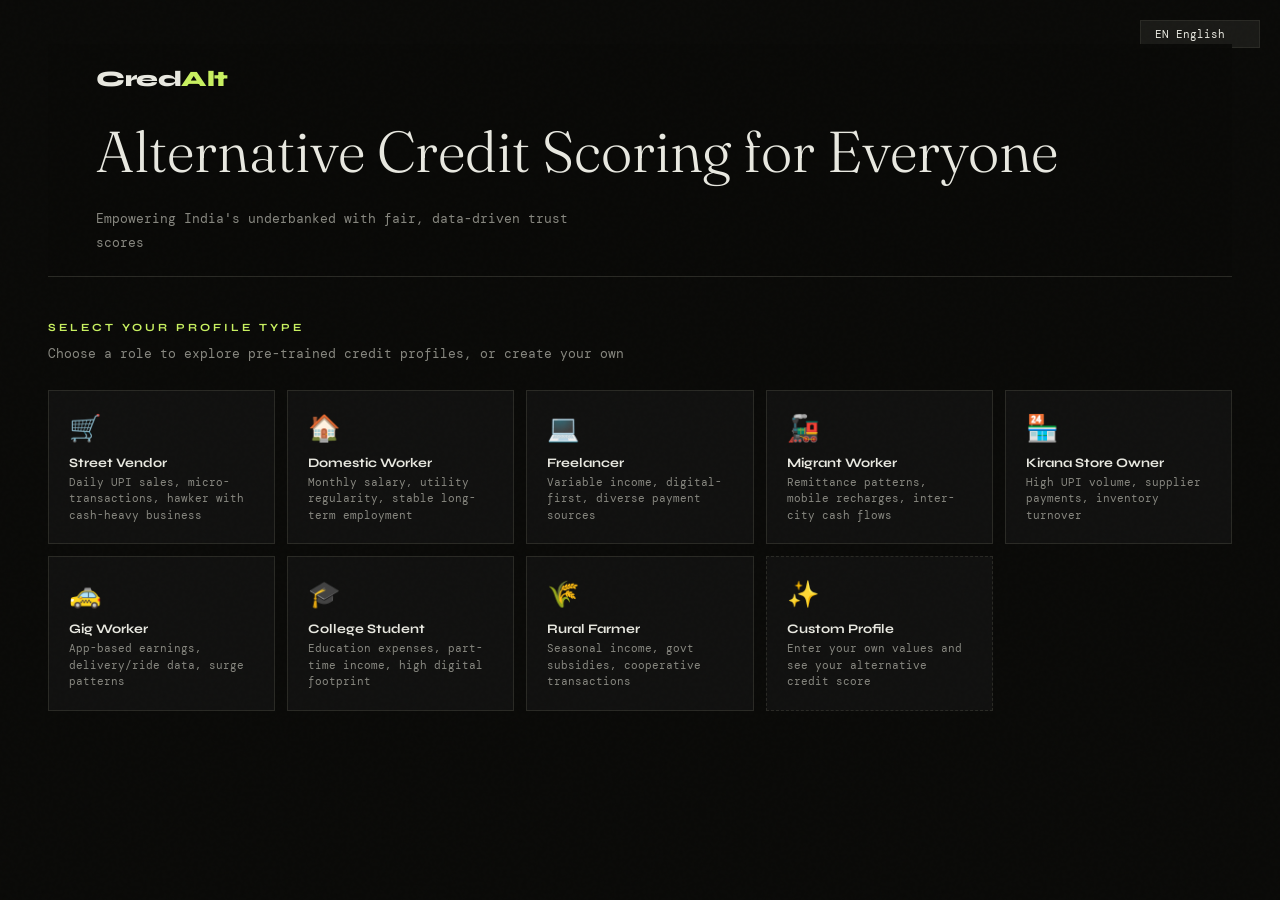
<file: Tiger/webapp/index.html>
<!DOCTYPE html>
<html lang="en">

<head>
    <meta charset="UTF-8">
    <meta name="viewport" content="width=device-width, initial-scale=1.0">
    <meta name="description" content="CredAlt - Alternative Credit Scoring Engine for India's underbanked population">
    <title>CredAlt &#8212; Alternative Credit Scoring Engine</title>
    <link rel="stylesheet" href="css/style.css">
</head>

<body>
    <div class="login-container">
        <!-- Language Switcher (top-right) -->
        <div style="position:fixed; top:20px; right:20px; z-index:100;" id="loginLangSwitcher"></div>

        <!-- Hero Header -->
        <header class="login-header">
            <div class="logo">Cred<span>Alt</span></div>
            <p class="tagline" data-i18n="tagline">Alternative Credit Scoring for Everyone</p>
            <p class="subtitle" data-i18n="subtitle">Empowering India's underbanked with fair, data-driven trust scores
            </p>
        </header>

        <!-- Section Title -->
        <div class="section-title">
            <h2 data-i18n="selectProfileType">Select Your Profile Type</h2>
            <p data-i18n="selectProfileDesc">Choose a role to explore pre-trained credit profiles, or create your own
            </p>
        </div>

        <!-- Role Selection Grid -->
        <div class="role-grid stagger" id="roleGrid">
            <div class="role-card animate-in" onclick="selectRole('street_vendor')" id="card-street_vendor">
                <span class="role-icon">&#128722;</span>
                <div class="role-name">Street Vendor</div>
                <div class="role-desc">Daily UPI sales, micro-transactions, hawker with cash-heavy business</div>
            </div>

            <div class="role-card animate-in" onclick="selectRole('domestic_worker')" id="card-domestic_worker">
                <span class="role-icon">&#127968;</span>
                <div class="role-name">Domestic Worker</div>
                <div class="role-desc">Monthly salary, utility regularity, stable long-term employment</div>
            </div>

            <div class="role-card animate-in" onclick="selectRole('freelancer')" id="card-freelancer">
                <span class="role-icon">&#128187;</span>
                <div class="role-name">Freelancer</div>
                <div class="role-desc">Variable income, digital-first, diverse payment sources</div>
            </div>

            <div class="role-card animate-in" onclick="selectRole('migrant_worker')" id="card-migrant_worker">
                <span class="role-icon">&#128642;</span>
                <div class="role-name">Migrant Worker</div>
                <div class="role-desc">Remittance patterns, mobile recharges, inter-city cash flows</div>
            </div>

            <div class="role-card animate-in" onclick="selectRole('kirana_owner')" id="card-kirana_owner">
                <span class="role-icon">&#127978;</span>
                <div class="role-name">Kirana Store Owner</div>
                <div class="role-desc">High UPI volume, supplier payments, inventory turnover</div>
            </div>

            <div class="role-card animate-in" onclick="selectRole('gig_worker')" id="card-gig_worker">
                <span class="role-icon">&#128661;</span>
                <div class="role-name">Gig Worker</div>
                <div class="role-desc">App-based earnings, delivery/ride data, surge patterns</div>
            </div>

            <div class="role-card animate-in" onclick="selectRole('student')" id="card-student">
                <span class="role-icon">&#127891;</span>
                <div class="role-name">College Student</div>
                <div class="role-desc">Education expenses, part-time income, high digital footprint</div>
            </div>

            <div class="role-card animate-in" onclick="selectRole('rural_farmer')" id="card-rural_farmer">
                <span class="role-icon">&#127806;</span>
                <div class="role-name">Rural Farmer</div>
                <div class="role-desc">Seasonal income, govt subsidies, cooperative transactions</div>
            </div>

            <!-- Custom Profile Card -->
            <div class="role-card custom-card animate-in" onclick="selectRole('custom')" id="card-custom">
                <span class="role-icon">&#10024;</span>
                <div class="role-name" data-i18n="customProfile">Custom Profile</div>
                <div class="role-desc" data-i18n="customProfileDesc">Enter your own values and see your alternative
                    credit score</div>
            </div>
        </div>
    </div>

    <script src="js/i18n.js"></script>
    <script src="js/app.js"></script>
</body>

</html>
</file>
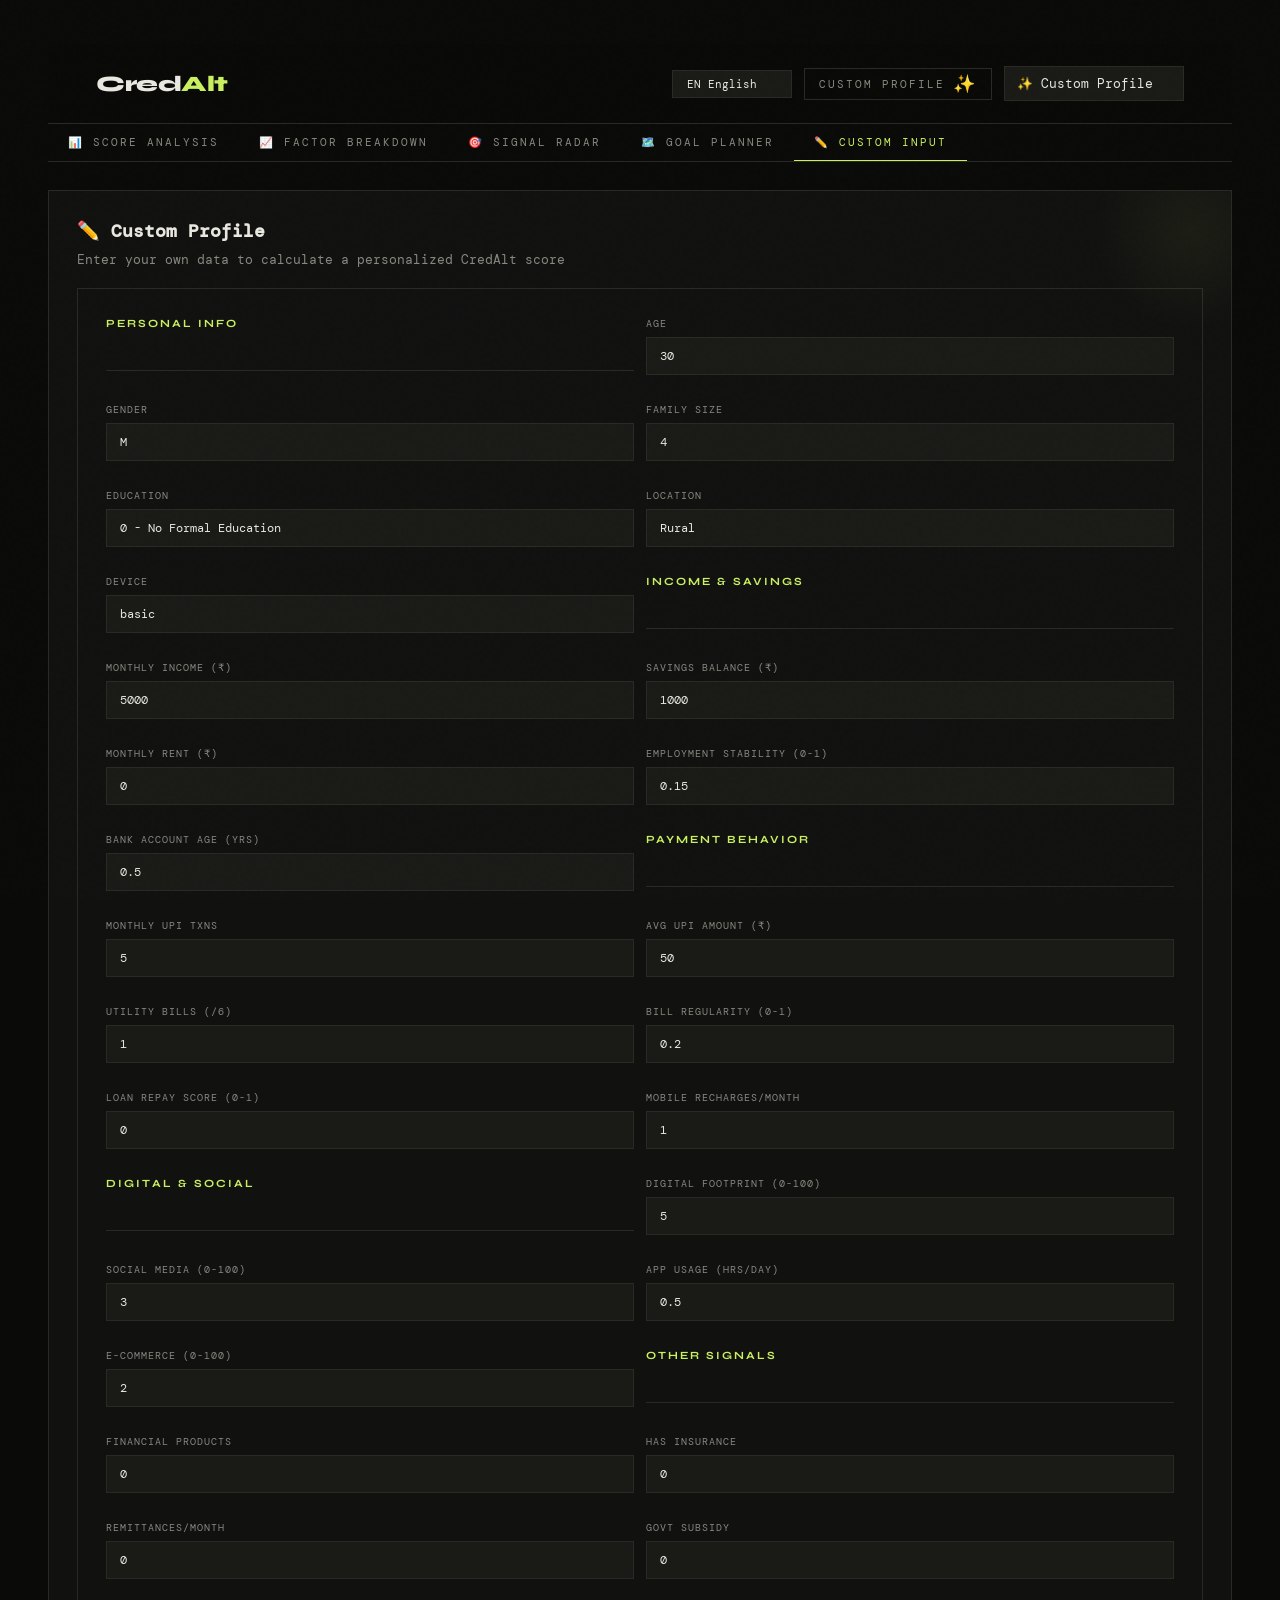
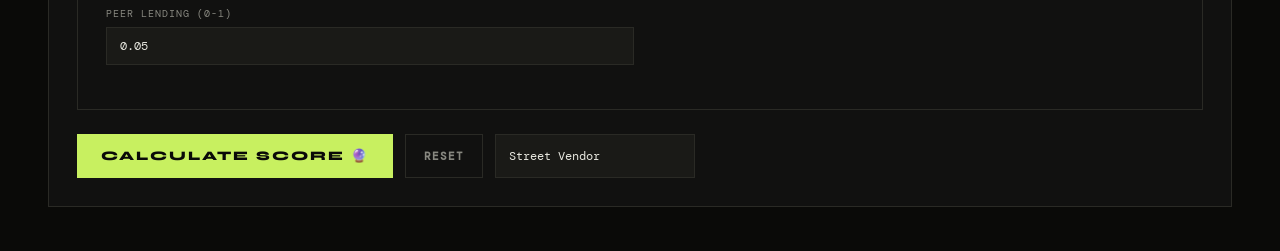
<file: Tiger/webapp/dashboard.html>
<!DOCTYPE html>
<html lang="en">

<head>
    <meta charset="UTF-8">
    <meta name="viewport" content="width=device-width, initial-scale=1.0">
    <meta name="description" content="CredAlt Dashboard - View your alternative credit score and financial roadmap">
    <title>CredAlt — Dashboard</title>
    <link rel="stylesheet" href="css/style.css">
</head>

<body>
    <!-- Loader -->
    <div class="loader-overlay" id="loader">
        <div class="loader-spinner"></div>
        <div class="loader-text">Analyzing alternative signals...</div>
    </div>

    <div class="dashboard-container">
        <!-- Top Bar -->
        <div class="topbar">
            <div class="brand">Cred<span>Alt</span></div>
            <div class="topbar-right">
                <div id="langSwitcher"></div>
                <div class="user-info">
                    <span id="userRoleLabel">Loading...</span>
                    <div class="user-avatar" id="userAvatar">&#128100;</div>
                </div>
                <select class="form-select" id="roleSwitcher" onchange="switchRole(this.value)"
                    style="font-size:0.8rem; padding:8px 12px; max-width:180px;">
                    <option value="street_vendor">🛒 Street Vendor</option>
                    <option value="domestic_worker">🏠 Domestic Worker</option>
                    <option value="freelancer">💻 Freelancer</option>
                    <option value="migrant_worker">🚂 Migrant Worker</option>
                    <option value="kirana_owner">🏪 Kirana Store Owner</option>
                    <option value="gig_worker">🛵 Gig Worker</option>
                    <option value="student">🎓 College Student</option>
                    <option value="rural_farmer">🌾 Rural Farmer</option>
                    <option value="custom">✨ Custom Profile</option>
                </select>
            </div>
        </div>

        <!-- Profile Selector Bar -->
        <div class="profile-bar" id="profileBar">
            <label for="profileSelect" data-i18n="selectProfile">Select Profile:</label>
            <select class="form-select" id="profileSelect" onchange="onProfileChange()">
                <option value="" data-i18n="chooseProfile">-- Choose a profile --</option>
            </select>
            <span id="profileStory"
                style="font-size:0.82rem; color: var(--text-secondary); flex:2; min-width:200px;"></span>
        </div>

        <!-- Tab Navigation -->
        <div class="tab-bar" id="tabBar">
            <button class="tab-btn active" onclick="switchTab('score')" id="tabScore">&#128202; <span
                    data-i18n="tabScore">Score Analysis</span></button>
            <button class="tab-btn" onclick="switchTab('breakdown')" id="tabBreakdown">&#128200; <span
                    data-i18n="tabBreakdown">Factor Breakdown</span></button>
            <button class="tab-btn" onclick="switchTab('radar')" id="tabRadar">&#127919; <span
                    data-i18n="tabRadar">Signal Radar</span></button>
            <button class="tab-btn" onclick="switchTab('goal')" id="tabGoal">&#128506;&#65039; <span
                    data-i18n="tabGoal">Goal Planner</span></button>
            <button class="tab-btn" onclick="switchTab('custom')" id="tabCustom" style="display:none;">&#9999;&#65039;
                <span data-i18n="tabCustom">Custom
                    Input</span></button>
        </div>

        <!-- TAB: Score Analysis -->
        <div class="tab-content active" id="panelScore">
            <div class="score-section">
                <!-- Score Ring -->
                <div class="glass-card score-main">
                    <div class="score-ring-wrapper">
                        <svg class="score-ring" viewBox="0 0 200 200">
                            <defs>
                                <linearGradient id="scoreGradient" x1="0%" y1="0%" x2="100%" y2="100%">
                                    <stop offset="0%" style="stop-color:#c8f060" />
                                    <stop offset="100%" style="stop-color:#60f0a0" />
                                </linearGradient>
                            </defs>
                            <circle class="score-ring-bg" cx="100" cy="100" r="90" />
                            <circle class="score-ring-fill" cx="100" cy="100" r="90" id="scoreRingFill" />
                        </svg>
                        <div class="score-value">
                            <div class="number gradient-text" id="scoreNumber">&#8212;</div>
                            <div class="label" data-i18n="credaltScore">CredAlt Score</div>
                        </div>
                    </div>
                    <div id="riskBadge" class="badge badge-good">CALCULATING</div>
                </div>

                <!-- Quick Stats -->
                <div class="glass-card">
                    <h3 style="font-size:11px; font-weight:700; letter-spacing:2px; text-transform:uppercase; margin-bottom:16px; color:var(--text-muted); font-family:var(--font-display);"
                        data-i18n="quickStats">Quick Stats</h3>
                    <div class="stats-grid">
                        <div class="stat-card">
                            <div class="stat-value" style="color:var(--accent3);" id="statIncome">&#8212;</div>
                            <div class="stat-label" data-i18n="monthlyIncome">Monthly Income</div>
                        </div>
                        <div class="stat-card">
                            <div class="stat-value" style="color:var(--green);" id="statSavings">&#8212;</div>
                            <div class="stat-label" data-i18n="savings">Savings</div>
                        </div>
                        <div class="stat-card">
                            <div class="stat-value" style="color:var(--accent2);" id="statUPI">&#8212;</div>
                            <div class="stat-label" data-i18n="upiTxns">UPI Txns/mo</div>
                        </div>
                        <div class="stat-card">
                            <div class="stat-value" style="color:var(--accent);" id="statUtility">&#8212;</div>
                            <div class="stat-label" data-i18n="billRegularity">Bill Regularity</div>
                        </div>
                    </div>
                </div>

                <!-- CIBIL Comparison -->
                <div class="glass-card comparison-card">
                    <h3 style="font-size:1.05rem; margin-bottom:4px;" data-i18n="traditionalVsCredalt">Traditional vs
                        CredAlt</h3>
                    <p style="font-size:0.78rem; color:var(--text-muted); margin-bottom:8px;" data-i18n="whyAltScoring">
                        Why alternative scoring
                        matters</p>
                    <div class="comparison-box">
                        <div class="compare-item cibil">
                            <div class="compare-label" data-i18n="cibilScore">CIBIL Score</div>
                            <div class="compare-score" id="cibilScore">NH</div>
                            <div class="compare-status" id="cibilStatus" data-i18n="noHistory">No History</div>
                        </div>
                        <div class="compare-item credalt">
                            <div class="compare-label" data-i18n="credaltScore">CredAlt Score</div>
                            <div class="compare-score" id="credaltScore">&#8212;</div>
                            <div class="compare-status" id="credaltStatus">Pending</div>
                        </div>
                    </div>
                </div>
            </div>

            <!-- Score Reasoning Section -->
            <div class="reasoning-section" id="reasoningSection" style="display:none;">
                <div class="glass-card reasoning-card">
                    <div class="reasoning-header">
                        <div class="reasoning-icon" id="reasoningIcon">&#128161;</div>
                        <div>
                            <h3 data-i18n="scoreReasoning">Score Reasoning</h3>
                            <p class="reasoning-subtitle" data-i18n="whyThisScore">Why did you get this score?</p>
                        </div>
                    </div>
                    <div class="reasoning-body" id="reasoningBody">
                        <!-- Dynamic reasoning text injected here -->
                    </div>

                    <!-- CIBIL Weight Breakdown -->
                    <div class="cibil-weights" id="cibilWeights">
                        <div class="weight-item">
                            <div class="weight-header">
                                <span class="weight-label" data-i18n="paymentHistory">Payment History</span>
                                <span class="weight-pct">30%</span>
                            </div>
                            <div class="weight-bar">
                                <div class="weight-bar-fill" id="weightPayment" style="width:0%"></div>
                            </div>
                            <span class="weight-score" id="weightPaymentScore">--</span>
                        </div>
                        <div class="weight-item">
                            <div class="weight-header">
                                <span class="weight-label" data-i18n="creditExposure">Credit Exposure</span>
                                <span class="weight-pct">25%</span>
                            </div>
                            <div class="weight-bar">
                                <div class="weight-bar-fill" id="weightExposure" style="width:0%"></div>
                            </div>
                            <span class="weight-score" id="weightExposureScore">--</span>
                        </div>
                        <div class="weight-item">
                            <div class="weight-header">
                                <span class="weight-label" data-i18n="creditTypeDuration">Credit Type & Duration</span>
                                <span class="weight-pct">25%</span>
                            </div>
                            <div class="weight-bar">
                                <div class="weight-bar-fill" id="weightType" style="width:0%"></div>
                            </div>
                            <span class="weight-score" id="weightTypeScore">--</span>
                        </div>
                        <div class="weight-item">
                            <div class="weight-header">
                                <span class="weight-label" data-i18n="newCreditInquiries">New Credit / Inquiries</span>
                                <span class="weight-pct">20%</span>
                            </div>
                            <div class="weight-bar">
                                <div class="weight-bar-fill" id="weightInquiries" style="width:0%"></div>
                            </div>
                            <span class="weight-score" id="weightInquiriesScore">--</span>
                        </div>
                    </div>
                </div>

                <!-- Improvement Checklist (shown when score < 750) -->
                <div class="glass-card improvement-card" id="improvementCard" style="display:none;">
                    <div class="improvement-header">
                        <span class="improvement-icon">&#9989;</span>
                        <div>
                            <h3 data-i18n="improvementChecklist">Improvement Checklist</h3>
                            <p class="improvement-subtitle" data-i18n="actionsToImprove">Actions to improve your score
                            </p>
                        </div>
                    </div>
                    <div class="improvement-list" id="improvementList">
                        <!-- Dynamic checklist items injected here -->
                    </div>
                </div>
            </div>
        </div>

        <!-- TAB: Factor Breakdown -->
        <div class="tab-content" id="panelBreakdown">
            <div class="glass-card" style="max-width:800px;">
                <h3 style="font-size:1.15rem; margin-bottom:24px;" data-i18n="contributingFactors">Contributing Factors
                </h3>
                <div class="factor-list" id="factorList">
                    <p style="color:var(--text-muted);">Select a profile to see factor breakdown</p>
                </div>
            </div>
        </div>

        <!-- TAB: Signal Radar -->
        <div class="tab-content" id="panelRadar">
            <div class="glass-card" style="max-width:600px; margin:0 auto;">
                <h3 style="font-size:1.15rem; margin-bottom:8px; text-align:center;" data-i18n="signalStrengthRadar">
                    Signal Strength Radar</h3>
                <p style="font-size:0.82rem; color:var(--text-muted); text-align:center; margin-bottom:16px;"
                    data-i18n="signalDesc">Strength
                    of alternative data signals across categories</p>
                <div class="radar-container">
                    <canvas id="radarCanvas" class="radar-chart" width="320" height="320"></canvas>
                </div>
            </div>
        </div>

        <!-- TAB: Goal Planner -->
        <div class="tab-content" id="panelGoal">
            <div class="glass-card">
                <h3 style="font-size:1.15rem; margin-bottom:8px;">&#128506;&#65039; <span
                        data-i18n="goalPlannerTitle">Financial Goal Planner</span></h3>
                <p style="font-size:0.82rem; color:var(--text-muted); margin-bottom:20px;">Set a financial goal and get
                    a personalized roadmap to achieve it</p>

                <!-- Goal Selector -->
                <div class="goal-selector" id="goalSelector"></div>

                <!-- Goal Inputs -->
                <div class="goal-inputs">
                    <div class="form-group">
                        <label data-i18n="targetAmount">Target Amount (&#8377;)</label>
                        <input type="number" class="form-input" id="goalAmount" value="600000" min="1000">
                    </div>
                    <div class="form-group">
                        <label data-i18n="timeline">Timeline (months)</label>
                        <input type="number" class="form-input" id="goalTimeline" value="24" min="1" max="120">
                    </div>
                    <div class="form-group">
                        <label data-i18n="currentSavings">Current Savings (&#8377;)</label>
                        <input type="number" class="form-input" id="goalSavings" value="10000" min="0">
                    </div>
                    <div class="form-group" style="display:flex; align-items:flex-end;">
                        <button class="btn btn-primary" onclick="generateGoalPlan()" style="width:100%;"><span
                                data-i18n="generateRoadmap">Generate
                                Roadmap</span> &#128640;</button>
                    </div>
                </div>

                <!-- Roadmap Results -->
                <div id="goalResults" style="display:none;">
                    <div id="feasibilityBanner"></div>
                    <div class="savings-summary" id="savingsSummary"></div>
                    <h4 style="font-size:1rem; margin-bottom:16px; color:var(--accent3);">&#128205; Your Roadmap
                    </h4>
                    <div class="roadmap-timeline" id="roadmapTimeline"></div>
                    <h4 style="font-size:1rem; margin:24px 0 12px; color:var(--accent2);">&#128161; Tips for Your
                        Role
                    </h4>
                    <ul class="tips-list" id="tipsList"></ul>
                </div>
            </div>
        </div>

        <!-- TAB: Custom Input -->
        <div class="tab-content" id="panelCustom">
            <div class="glass-card">
                <h3 style="font-size:1.15rem; margin-bottom:8px;">&#9999;&#65039; <span data-i18n="customProfile">Custom
                        Profile</span></h3>
                <p style="font-size:0.82rem; color:var(--text-muted); margin-bottom:20px;">Enter your own data to
                    calculate a personalized CredAlt score</p>
                <div class="custom-form-grid" id="customForm"></div>
                <div style="margin-top:24px; display:flex; gap:12px;">
                    <button class="btn btn-success" onclick="submitCustomProfile()"><span
                            data-i18n="calculateScore">Calculate Score</span> &#128302;</button>
                    <button class="btn btn-secondary" onclick="resetCustomForm()" data-i18n="reset">Reset</button>
                    <select class="form-select" id="customRoleSelect" style="max-width:200px;">
                        <option value="Street Vendor">Street Vendor</option>
                        <option value="Domestic Worker">Domestic Worker</option>
                        <option value="Freelancer">Freelancer</option>
                        <option value="Migrant Worker">Migrant Worker</option>
                        <option value="Kirana Store Owner">Kirana Store Owner</option>
                        <option value="Gig Worker">Gig Worker</option>
                        <option value="College Student">College Student</option>
                        <option value="Rural Farmer">Rural Farmer</option>
                    </select>
                </div>
            </div>
        </div>
    </div>

    <script src="js/i18n.js"></script>
    <script src="js/profiles.js"></script>
    <script src="js/dashboard.js"></script>
</body>

</html>
</file>
<file: Tiger/webapp/css/style.css>
/* ═══════════════════════════════════════════════════════════════════
   CredAlt — Brutalist Monospace Design System
   Alternative Credit Intelligence
   ═══════════════════════════════════════════════════════════════════ */

@import url('https://fonts.googleapis.com/css2?family=Syne:wght@400;600;700;800&family=DM+Mono:wght@300;400;500&family=Fraunces:ital,wght@0,300;0,600;1,300&display=swap');

:root {
    --bg: #0a0a08;
    --surface: #111110;
    --surface2: #1a1a17;
    --border: #2a2a25;
    --accent: #c8f060;
    --accent2: #f0c060;
    --accent3: #60c8f0;
    --text: #e8e8e0;
    --text-muted: #888880;
    --red: #f06060;
    --green: #60f0a0;

    --font-body: 'DM Mono', monospace;
    --font-display: 'Syne', sans-serif;
    --font-serif: 'Fraunces', serif;
}

* {
    margin: 0;
    padding: 0;
    box-sizing: border-box;
}

body {
    background: var(--bg);
    color: var(--text);
    font-family: var(--font-body);
    min-height: 100vh;
    overflow-x: hidden;
}

/* Noise texture overlay */
body::before {
    content: '';
    position: fixed;
    inset: 0;
    background-image: url("data:image/svg+xml,%3Csvg viewBox='0 0 256 256' xmlns='http://www.w3.org/2000/svg'%3E%3Cfilter id='n'%3E%3CfeTurbulence type='fractalNoise' baseFrequency='0.9' numOctaves='4' stitchTiles='stitch'/%3E%3C/filter%3E%3Crect width='100%25' height='100%25' filter='url(%23n)' opacity='0.03'/%3E%3C/svg%3E");
    pointer-events: none;
    z-index: 1000;
    opacity: 0.4;
}

a {
    color: var(--accent);
    text-decoration: none;
}

/* ── Scrollbar ────────────────────────────────────────────────────── */
::-webkit-scrollbar {
    width: 6px;
}

::-webkit-scrollbar-track {
    background: var(--bg);
}

::-webkit-scrollbar-thumb {
    background: var(--border);
}

::-webkit-scrollbar-thumb:hover {
    background: var(--text-muted);
}

/* ══════════════════════════════════════════════════════════════════
   HEADER (sticky)
   ══════════════════════════════════════════════════════════════════ */
header,
.topbar {
    padding: 22px 48px;
    display: flex;
    align-items: center;
    justify-content: space-between;
    border-bottom: 1px solid var(--border);
    position: sticky;
    top: 0;
    background: rgba(10, 10, 8, 0.93);
    backdrop-filter: blur(12px);
    z-index: 100;
    gap: 12px;
    flex-wrap: wrap;
}

.topbar-right {
    display: flex;
    align-items: center;
    gap: 12px;
    flex-wrap: wrap;
}

.brand,
.logo {
    font-family: var(--font-display);
    font-weight: 800;
    font-size: 22px;
    letter-spacing: -0.5px;
}

.brand span,
.logo span {
    color: var(--accent);
}

.header-tag,
.user-info {
    font-size: 11px;
    color: var(--text-muted);
    letter-spacing: 2px;
    text-transform: uppercase;
    border: 1px solid var(--border);
    padding: 6px 14px;
}

.user-info {
    display: flex;
    align-items: center;
    gap: 8px;
}

.user-avatar {
    font-size: 18px;
    line-height: 1;
}

/* ── Container ────────────────────────────────────────────────────── */
.container,
.dashboard-container {
    max-width: 1320px;
    margin: 0 auto;
    padding: 44px 48px;
}

/* ══════════════════════════════════════════════════════════════════
   LOGIN PAGE
   ══════════════════════════════════════════════════════════════════ */
.login-container {
    max-width: 1320px;
    margin: 0 auto;
    padding: 44px 48px;
}

.login-header {
    margin-bottom: 44px;
    animation: fadeUp 0.6s ease both;
}

.login-header .logo {
    font-family: var(--font-display);
    font-weight: 800;
    font-size: 22px;
    letter-spacing: -0.5px;
    margin-bottom: 16px;
}

.tagline {
    font-family: var(--font-serif);
    font-size: clamp(30px, 4.5vw, 58px);
    font-weight: 300;
    line-height: 1.1;
    margin-bottom: 12px;
    color: var(--text);
}

.subtitle {
    color: var(--text-muted);
    font-size: 13px;
    max-width: 520px;
    line-height: 1.8;
}

.section-title {
    margin-bottom: 24px;
}

.section-title h2 {
    font-family: var(--font-display);
    font-size: 11px;
    font-weight: 700;
    letter-spacing: 3px;
    text-transform: uppercase;
    color: var(--accent);
    margin-bottom: 8px;
}

.section-title p {
    font-size: 13px;
    color: var(--text-muted);
    line-height: 1.8;
}

/* ── Role Grid (Login Page) ───────────────────────────────────────── */
.role-grid {
    display: grid;
    grid-template-columns: repeat(auto-fill, minmax(210px, 1fr));
    gap: 12px;
    margin-bottom: 24px;
}

.role-card {
    background: var(--surface);
    border: 1px solid var(--border);
    padding: 20px;
    cursor: pointer;
    transition: all 0.2s;
    position: relative;
    overflow: hidden;
}

.role-card::before {
    content: '';
    position: absolute;
    top: 0;
    left: 0;
    width: 3px;
    height: 100%;
    background: var(--accent);
    transform: scaleY(0);
    transition: transform 0.2s;
    transform-origin: bottom;
}

.role-card:hover::before {
    transform: scaleY(1);
}

.role-card:hover {
    border-color: var(--accent);
    background: var(--surface2);
}

.role-icon {
    font-size: 26px;
    margin-bottom: 10px;
    display: block;
}

.role-name {
    font-family: var(--font-display);
    font-weight: 700;
    font-size: 13px;
    margin-bottom: 3px;
}

.role-desc {
    font-size: 11px;
    color: var(--text-muted);
    line-height: 1.5;
}

.custom-card {
    border-style: dashed;
}

/* ══════════════════════════════════════════════════════════════════
   PROFILE BAR
   ══════════════════════════════════════════════════════════════════ */
.profile-bar {
    display: flex;
    align-items: center;
    gap: 16px;
    padding: 16px 0;
    margin-bottom: 18px;
    border-bottom: 1px solid var(--border);
    flex-wrap: wrap;
}

.profile-bar label {
    font-size: 11px;
    letter-spacing: 2px;
    text-transform: uppercase;
    color: var(--text-muted);
    white-space: nowrap;
}

/* ══════════════════════════════════════════════════════════════════
   TABS
   ══════════════════════════════════════════════════════════════════ */
.tab-bar {
    display: flex;
    border-bottom: 1px solid var(--border);
    margin-bottom: 28px;
    overflow-x: auto;
}

.tab-btn {
    padding: 11px 20px;
    font-size: 11px;
    letter-spacing: 2px;
    text-transform: uppercase;
    cursor: pointer;
    color: var(--text-muted);
    border: none;
    border-bottom: 2px solid transparent;
    margin-bottom: -1px;
    transition: all 0.2s;
    white-space: nowrap;
    background: transparent;
    font-family: var(--font-body);
}

.tab-btn:hover {
    color: var(--text);
}

.tab-btn.active {
    color: var(--accent);
    border-bottom-color: var(--accent);
}

.tab-content {
    display: none;
    animation: fadeUp 0.3s ease both;
}

.tab-content.active {
    display: block;
}

/* ══════════════════════════════════════════════════════════════════
   FORMS
   ══════════════════════════════════════════════════════════════════ */
.form-input,
.form-select,
select {
    width: 100%;
    background: var(--surface2);
    border: 1px solid var(--border);
    color: var(--text);
    font-family: var(--font-body);
    font-size: 12px;
    padding: 10px 13px;
    outline: none;
    transition: border-color 0.2s;
    appearance: none;
    border-radius: 0;
}

.form-input:focus,
.form-select:focus,
select:focus {
    border-color: var(--accent);
}

.form-input::placeholder {
    color: var(--text-muted);
}

.form-select option,
select option {
    background: var(--surface2);
}

.form-group {
    margin-bottom: 16px;
}

.form-group label {
    display: block;
    font-size: 10px;
    color: var(--text-muted);
    letter-spacing: 1px;
    text-transform: uppercase;
    margin-bottom: 7px;
}

.form-section-title {
    font-family: var(--font-display);
    font-size: 11px;
    font-weight: 700;
    letter-spacing: 2px;
    text-transform: uppercase;
    color: var(--accent);
    margin-bottom: 20px;
    padding-bottom: 12px;
    border-bottom: 1px solid var(--border);
}

.custom-form-grid {
    display: grid;
    grid-template-columns: 1fr 1fr;
    gap: 12px;
    background: var(--surface);
    border: 1px solid var(--border);
    padding: 28px;
}

/* ── Buttons ──────────────────────────────────────────────────────── */
.btn,
button.btn-primary,
button.btn-success {
    padding: 14px 24px;
    border: none;
    font-family: var(--font-display);
    font-size: 13px;
    font-weight: 800;
    letter-spacing: 2px;
    text-transform: uppercase;
    cursor: pointer;
    transition: all 0.2s;
}

.btn-primary,
.btn-success {
    background: var(--accent);
    color: var(--bg);
}

.btn-primary:hover,
.btn-success:hover {
    opacity: 0.9;
}

.btn-secondary {
    padding: 10px 18px;
    background: transparent;
    color: var(--text-muted);
    border: 1px solid var(--border);
    font-family: var(--font-body);
    font-size: 11px;
    cursor: pointer;
    transition: all 0.2s;
    letter-spacing: 1px;
    text-decoration: none;
}

.btn-secondary:hover {
    border-color: var(--accent);
    color: var(--accent);
}

/* ══════════════════════════════════════════════════════════════════
   GLASS CARD → FLAT CARD
   ══════════════════════════════════════════════════════════════════ */
.glass-card {
    background: var(--surface);
    border: 1px solid var(--border);
    padding: 28px;
    position: relative;
    overflow: hidden;
}

.glass-card::after {
    content: '';
    position: absolute;
    top: -60px;
    right: -60px;
    width: 200px;
    height: 200px;
    background: radial-gradient(circle, rgba(200, 240, 96, 0.06) 0%, transparent 70%);
    pointer-events: none;
}

/* ══════════════════════════════════════════════════════════════════
   SCORE SECTION
   ══════════════════════════════════════════════════════════════════ */
.score-section {
    display: grid;
    grid-template-columns: 1fr 360px;
    gap: 22px;
    margin-bottom: 22px;
}

.score-main {
    display: flex;
    flex-direction: column;
    align-items: center;
    padding: 34px;
}

/* Score Ring */
.score-ring-wrapper {
    position: relative;
    width: 165px;
    height: 165px;
    margin-bottom: 24px;
}

.score-ring {
    width: 100%;
    height: 100%;
    transform: rotate(-90deg);
}

.score-ring-bg {
    fill: none;
    stroke: var(--border);
    stroke-width: 8;
}

.score-ring-fill {
    fill: none;
    stroke: var(--accent);
    stroke-width: 8;
    stroke-linecap: round;
    transition: stroke-dashoffset 1.8s cubic-bezier(0.34, 1.56, 0.64, 1), stroke 0.5s;
    stroke-dasharray: 565.5;
    stroke-dashoffset: 565.5;
}

.score-value {
    position: absolute;
    inset: 0;
    display: flex;
    flex-direction: column;
    align-items: center;
    justify-content: center;
}

.score-value .number {
    font-family: var(--font-display);
    font-size: 46px;
    font-weight: 800;
    line-height: 1;
    color: var(--accent);
}

.score-value .label {
    font-size: 11px;
    color: var(--text-muted);
    margin-top: 3px;
    letter-spacing: 1px;
}

.gradient-text {
    color: var(--accent);
}

/* Badge */
.badge {
    display: inline-block;
    font-size: 11px;
    padding: 4px 10px;
    font-weight: 500;
    margin-top: 12px;
}

.badge-excellent {
    background: rgba(96, 240, 160, 0.15);
    color: var(--green);
    border: 1px solid rgba(96, 240, 160, 0.3);
}

.badge-good {
    background: rgba(200, 240, 96, 0.15);
    color: var(--accent);
    border: 1px solid rgba(200, 240, 96, 0.3);
}

.badge-fair {
    background: rgba(240, 192, 96, 0.15);
    color: var(--accent2);
    border: 1px solid rgba(240, 192, 96, 0.3);
}

.badge-poor {
    background: rgba(240, 96, 96, 0.15);
    color: var(--red);
    border: 1px solid rgba(240, 96, 96, 0.3);
}

/* Quick Stats */
.stats-grid {
    display: grid;
    grid-template-columns: 1fr 1fr;
    gap: 8px;
}

.stat-card {
    padding: 10px 13px;
    background: var(--surface2);
    border: 1px solid var(--border);
    text-align: center;
}

.stat-value {
    font-family: var(--font-display);
    font-size: 16px;
    font-weight: 800;
    margin-bottom: 2px;
}

.stat-label {
    font-size: 10px;
    color: var(--text-muted);
    letter-spacing: 0.5px;
}

/* Comparison Card */
.comparison-card {
    grid-column: auto;
}

.comparison-box {
    display: grid;
    grid-template-columns: 1fr 1fr;
    gap: 10px;
    margin-top: 12px;
}

.compare-item {
    padding: 13px;
    border: 1px solid var(--border);
    text-align: center;
}

.compare-label {
    font-size: 10px;
    color: var(--text-muted);
    margin-bottom: 5px;
    letter-spacing: 1px;
    text-transform: uppercase;
}

.compare-score {
    font-family: var(--font-display);
    font-weight: 800;
    font-size: 24px;
}

.compare-status {
    font-size: 10px;
    margin-top: 4px;
}

.compare-item.cibil .compare-score {
    color: var(--red);
}

.compare-item.credalt .compare-score {
    color: var(--accent);
}

/* ══════════════════════════════════════════════════════════════════
   FACTOR BREAKDOWN
   ══════════════════════════════════════════════════════════════════ */
.factor-list {
    display: flex;
    flex-direction: column;
    gap: 15px;
}

.factor-item {
    padding-bottom: 15px;
    border-bottom: 1px solid var(--border);
    animation: fadeUp 0.4s ease-out both;
}

.factor-item:last-child {
    border-bottom: none;
    padding-bottom: 0;
}

.factor-header {
    display: flex;
    justify-content: space-between;
    align-items: center;
    margin-bottom: 7px;
}

.factor-name {
    font-size: 12px;
    display: flex;
    align-items: center;
    gap: 7px;
}

.factor-score {
    font-size: 12px;
    font-weight: 500;
}

.factor-bar {
    height: 4px;
    background: var(--border);
    overflow: hidden;
}

.factor-bar-fill {
    height: 100%;
    transition: width 1.2s cubic-bezier(0.34, 1.56, 0.64, 1);
}

/* ══════════════════════════════════════════════════════════════════
   RADAR CHART
   ══════════════════════════════════════════════════════════════════ */
.radar-container {
    display: flex;
    justify-content: center;
    padding: 14px 0;
}

.radar-chart {
    max-width: 360px;
    max-height: 360px;
}

/* ══════════════════════════════════════════════════════════════════
   REASONING SECTION
   ══════════════════════════════════════════════════════════════════ */
.reasoning-section {
    display: grid;
    grid-template-columns: 1fr 1fr;
    gap: 18px;
    margin-top: 22px;
    animation: fadeUp 0.5s ease-out 0.2s both;
}

.reasoning-card {
    grid-column: 1;
}

.reasoning-header {
    display: flex;
    align-items: center;
    gap: 14px;
    margin-bottom: 20px;
}

.reasoning-icon {
    font-size: 26px;
    width: 44px;
    height: 44px;
    display: flex;
    align-items: center;
    justify-content: center;
    background: var(--surface2);
    border: 1px solid var(--border);
    flex-shrink: 0;
}

.reasoning-header h3 {
    font-family: var(--font-display);
    font-size: 11px;
    font-weight: 700;
    letter-spacing: 1px;
    text-transform: uppercase;
    margin-bottom: 2px;
}

.reasoning-subtitle {
    font-size: 10px;
    color: var(--text-muted);
}

.reasoning-body {
    margin-bottom: 24px;
}

.reasoning-body p {
    font-size: 12px;
    line-height: 1.7;
    padding: 14px 18px;
    border-left: 3px solid;
}

.reasoning-excellent {
    background: rgba(96, 240, 160, 0.06);
    border-left-color: var(--green);
    color: #b8e6c8;
}

.reasoning-good {
    background: rgba(200, 240, 96, 0.06);
    border-left-color: var(--accent);
    color: #dde6b8;
}

.reasoning-fair {
    background: rgba(240, 192, 96, 0.06);
    border-left-color: var(--accent2);
    color: #e6d0a8;
}

.reasoning-poor {
    background: rgba(240, 96, 96, 0.06);
    border-left-color: var(--red);
    color: #e6b8b8;
}

/* CIBIL Weight Breakdown Bars */
.cibil-weights {
    display: flex;
    flex-direction: column;
    gap: 15px;
}

.weight-item {
    display: flex;
    align-items: center;
    gap: 12px;
    flex-wrap: wrap;
}

.weight-header {
    display: flex;
    align-items: center;
    justify-content: space-between;
    min-width: 200px;
    flex: 0 0 200px;
}

.weight-label {
    font-size: 12px;
    color: var(--text);
    font-weight: 400;
}

.weight-pct {
    font-size: 10px;
    color: var(--text-muted);
    font-weight: 600;
    background: var(--surface2);
    padding: 2px 6px;
}

.weight-bar {
    flex: 1;
    min-width: 80px;
    height: 4px;
    background: var(--border);
    overflow: hidden;
}

.weight-bar-fill {
    height: 100%;
    transition: width 1.2s cubic-bezier(0.34, 1.56, 0.64, 1);
    width: 0%;
}

.weight-score {
    font-size: 12px;
    font-weight: 500;
    color: var(--text-muted);
    min-width: 55px;
    text-align: right;
}

/* ══════════════════════════════════════════════════════════════════
   IMPROVEMENT CHECKLIST
   ══════════════════════════════════════════════════════════════════ */
.improvement-card {
    grid-column: 2;
}

.improvement-header {
    display: flex;
    align-items: center;
    gap: 14px;
    margin-bottom: 20px;
}

.improvement-icon {
    font-size: 26px;
    width: 44px;
    height: 44px;
    display: flex;
    align-items: center;
    justify-content: center;
    background: rgba(96, 240, 160, 0.08);
    border: 1px solid rgba(96, 240, 160, 0.2);
    flex-shrink: 0;
}

.improvement-header h3 {
    font-family: var(--font-display);
    font-size: 11px;
    font-weight: 700;
    letter-spacing: 1px;
    text-transform: uppercase;
    margin-bottom: 2px;
}

.improvement-subtitle {
    font-size: 10px;
    color: var(--text-muted);
}

.improvement-list {
    display: flex;
    flex-direction: column;
    gap: 10px;
}

.improvement-item {
    display: flex;
    align-items: flex-start;
    gap: 12px;
    padding: 14px;
    background: var(--surface2);
    border: 1px solid var(--border);
    transition: all 0.2s;
    animation: fadeUp 0.4s ease-out both;
}

.improvement-item:hover {
    border-color: var(--accent);
    background: rgba(200, 240, 96, 0.03);
}

.improvement-item.high {
    border-left: 3px solid var(--red);
}

.improvement-item.medium {
    border-left: 3px solid var(--accent2);
}

.improvement-item.low {
    border-left: 3px solid var(--accent3);
}

.improvement-item-icon {
    font-size: 1.2rem;
    flex-shrink: 0;
    margin-top: 2px;
}

.improvement-item-text {
    flex: 1;
    font-size: 11px;
    line-height: 1.6;
    color: var(--text);
}

.improvement-urgency {
    font-size: 10px;
    font-weight: 700;
    letter-spacing: 0.5px;
    padding: 2px 8px;
    white-space: nowrap;
    flex-shrink: 0;
}

.improvement-urgency.high {
    background: rgba(240, 96, 96, 0.15);
    color: var(--red);
}

.improvement-urgency.medium {
    background: rgba(240, 192, 96, 0.15);
    color: var(--accent2);
}

.improvement-urgency.low {
    background: rgba(96, 200, 240, 0.15);
    color: var(--accent3);
}

/* ══════════════════════════════════════════════════════════════════
   GOAL PLANNER
   ══════════════════════════════════════════════════════════════════ */
.goal-selector {
    display: grid;
    grid-template-columns: repeat(auto-fill, minmax(130px, 1fr));
    gap: 10px;
    margin-bottom: 20px;
}

.goal-option {
    padding: 14px 10px;
    border: 1px solid var(--border);
    text-align: center;
    cursor: pointer;
    transition: all 0.2s;
    background: var(--surface2);
}

.goal-option:hover {
    border-color: var(--text-muted);
}

.goal-option.active {
    border-color: var(--accent);
    background: rgba(200, 240, 96, 0.06);
}

.goal-icon {
    font-size: 22px;
    display: block;
    margin-bottom: 6px;
}

.goal-label {
    font-size: 10px;
    letter-spacing: 0.5px;
}

.goal-inputs {
    display: grid;
    grid-template-columns: repeat(auto-fill, minmax(180px, 1fr));
    gap: 16px;
    margin-bottom: 20px;
}

/* Phase Card (roadmap) */
.phase-card {
    background: var(--surface2);
    border: 1px solid var(--border);
    padding: 20px;
    margin-bottom: 14px;
    position: relative;
    padding-left: 28px;
    border-left: 3px solid var(--accent);
}

.phase-header {
    display: flex;
    align-items: center;
    gap: 10px;
    margin-bottom: 12px;
}

.phase-icon {
    font-size: 1.5rem;
}

.phase-name {
    font-family: var(--font-display);
    font-size: 13px;
    font-weight: 700;
}

.phase-duration {
    margin-left: auto;
    font-size: 11px;
    color: var(--accent);
    font-weight: 500;
}

.phase-tasks {
    list-style: none;
}

.phase-tasks li {
    padding: 6px 0;
    padding-left: 20px;
    position: relative;
    font-size: 11px;
    color: var(--text-muted);
    line-height: 1.5;
}

.phase-tasks li::before {
    content: '→';
    position: absolute;
    left: 0;
    color: var(--green);
}

.phase-target-score {
    margin-top: 10px;
    padding-top: 10px;
    border-top: 1px solid var(--border);
    font-size: 10px;
    color: var(--text-muted);
    letter-spacing: 1px;
}

.phase-target-score strong {
    color: var(--accent);
}

/* Feasibility Banner */
.feasibility-banner {
    padding: 16px 20px;
    margin-bottom: 20px;
    display: flex;
    align-items: center;
    gap: 12px;
}

.feasibility-banner.achievable {
    background: rgba(96, 240, 160, 0.08);
    border: 1px solid rgba(96, 240, 160, 0.2);
    color: var(--green);
}

.feasibility-banner.moderate {
    background: rgba(240, 192, 96, 0.08);
    border: 1px solid rgba(240, 192, 96, 0.2);
    color: var(--accent2);
}

.feasibility-banner.challenging {
    background: rgba(240, 96, 96, 0.08);
    border: 1px solid rgba(240, 96, 96, 0.2);
    color: var(--red);
}

.feasibility-icon {
    font-size: 1.5rem;
}

.feasibility-text {
    font-size: 12px;
    line-height: 1.5;
}

.feasibility-text strong {
    display: block;
    font-size: 13px;
    margin-bottom: 2px;
}

/* Savings Summary */
.savings-summary {
    display: grid;
    grid-template-columns: repeat(auto-fill, minmax(170px, 1fr));
    gap: 12px;
    margin-bottom: 24px;
}

.savings-card {
    padding: 18px;
    background: var(--surface2);
    border: 1px solid var(--border);
    text-align: center;
}

.savings-card .savings-value {
    font-family: var(--font-display);
    font-size: 1.5rem;
    font-weight: 800;
    margin-bottom: 4px;
}

.savings-card .savings-label {
    font-size: 10px;
    color: var(--text-muted);
    text-transform: uppercase;
    letter-spacing: 0.5px;
}

/* Tips */
.tips-list {
    list-style: none;
    display: flex;
    flex-direction: column;
    gap: 10px;
}

.tips-list li {
    padding: 14px 16px 14px 40px;
    background: var(--surface2);
    border: 1px solid var(--border);
    font-size: 11px;
    color: var(--text-muted);
    line-height: 1.6;
    position: relative;
}

.tips-list li::before {
    content: '💡';
    position: absolute;
    left: 14px;
}

/* ══════════════════════════════════════════════════════════════════
   LANGUAGE SWITCHER
   ══════════════════════════════════════════════════════════════════ */
.lang-select {
    background: var(--surface2) !important;
    border: 1px solid var(--border) !important;
    color: var(--text) !important;
    font-family: var(--font-body) !important;
    font-size: 11px !important;
    padding: 6px 14px !important;
    cursor: pointer;
    transition: all 0.2s;
    border-radius: 0 !important;
}

.lang-select:hover {
    border-color: var(--accent) !important;
}

.lang-select:focus {
    border-color: var(--accent) !important;
}

.lang-select option {
    background: var(--surface2);
    color: var(--text);
}

/* ══════════════════════════════════════════════════════════════════
   LOADER
   ══════════════════════════════════════════════════════════════════ */
.loader-overlay {
    position: fixed;
    inset: 0;
    background: rgba(10, 10, 8, 0.93);
    display: flex;
    align-items: center;
    justify-content: center;
    flex-direction: column;
    gap: 18px;
    z-index: 500;
    opacity: 0;
    pointer-events: none;
    transition: opacity 0.3s;
}

.loader-overlay.active {
    opacity: 1;
    pointer-events: auto;
}

.loader-spinner {
    width: 48px;
    height: 48px;
    border: 2px solid var(--border);
    border-top-color: var(--accent);
    border-radius: 50%;
    animation: spin 0.8s linear infinite;
}

.loader-text {
    font-family: var(--font-display);
    font-size: 13px;
    font-weight: 800;
    letter-spacing: 3px;
    color: var(--accent);
    text-transform: uppercase;
}

/* ══════════════════════════════════════════════════════════════════
   ANIMATIONS
   ══════════════════════════════════════════════════════════════════ */
@keyframes fadeUp {
    from {
        opacity: 0;
        transform: translateY(18px);
    }

    to {
        opacity: 1;
        transform: translateY(0);
    }
}

@keyframes spin {
    to {
        transform: rotate(360deg);
    }
}

@keyframes pulse {

    0%,
    100% {
        opacity: 1;
    }

    50% {
        opacity: 0.5;
    }
}

.animate-in {
    animation: fadeUp 0.5s ease-out both;
}

/* Stagger children */
.stagger>*:nth-child(1) {
    animation-delay: 0.03s;
}

.stagger>*:nth-child(2) {
    animation-delay: 0.06s;
}

.stagger>*:nth-child(3) {
    animation-delay: 0.09s;
}

.stagger>*:nth-child(4) {
    animation-delay: 0.12s;
}

.stagger>*:nth-child(5) {
    animation-delay: 0.15s;
}

.stagger>*:nth-child(6) {
    animation-delay: 0.18s;
}

.stagger>*:nth-child(7) {
    animation-delay: 0.21s;
}

.stagger>*:nth-child(8) {
    animation-delay: 0.24s;
}

.stagger>*:nth-child(9) {
    animation-delay: 0.27s;
}

/* ══════════════════════════════════════════════════════════════════
   BOTTOM BAR
   ══════════════════════════════════════════════════════════════════ */
.bottom-bar {
    margin-top: 44px;
    padding-top: 22px;
    border-top: 1px solid var(--border);
    display: flex;
    justify-content: space-between;
    font-size: 11px;
    color: var(--text-muted);
}

/* ══════════════════════════════════════════════════════════════════
   RESPONSIVE
   ══════════════════════════════════════════════════════════════════ */
@media (max-width: 1050px) {
    .score-section {
        grid-template-columns: 1fr;
    }

    .reasoning-section {
        grid-template-columns: 1fr;
    }

    .reasoning-card {
        grid-column: auto;
    }

    .improvement-card {
        grid-column: auto;
    }

    .container,
    .dashboard-container,
    .login-container {
        padding: 24px;
    }

    header,
    .topbar {
        padding: 18px 24px;
    }
}

@media (max-width: 768px) {
    .role-grid {
        grid-template-columns: repeat(2, 1fr);
    }

    .topbar,
    header {
        flex-direction: column;
        gap: 12px;
    }

    .tab-bar {
        flex-wrap: nowrap;
        overflow-x: auto;
        -webkit-overflow-scrolling: touch;
    }

    .custom-form-grid {
        grid-template-columns: 1fr;
    }

    .comparison-box {
        grid-template-columns: 1fr;
    }

    .profile-bar {
        flex-direction: column;
        align-items: stretch;
    }

    .weight-header {
        min-width: 140px;
        flex: 0 0 140px;
    }

    .stats-grid {
        grid-template-columns: 1fr;
    }
}

@media (max-width: 480px) {
    .role-grid {
        grid-template-columns: 1fr;
    }

    .goal-selector {
        grid-template-columns: repeat(2, 1fr);
    }
}
</file>
